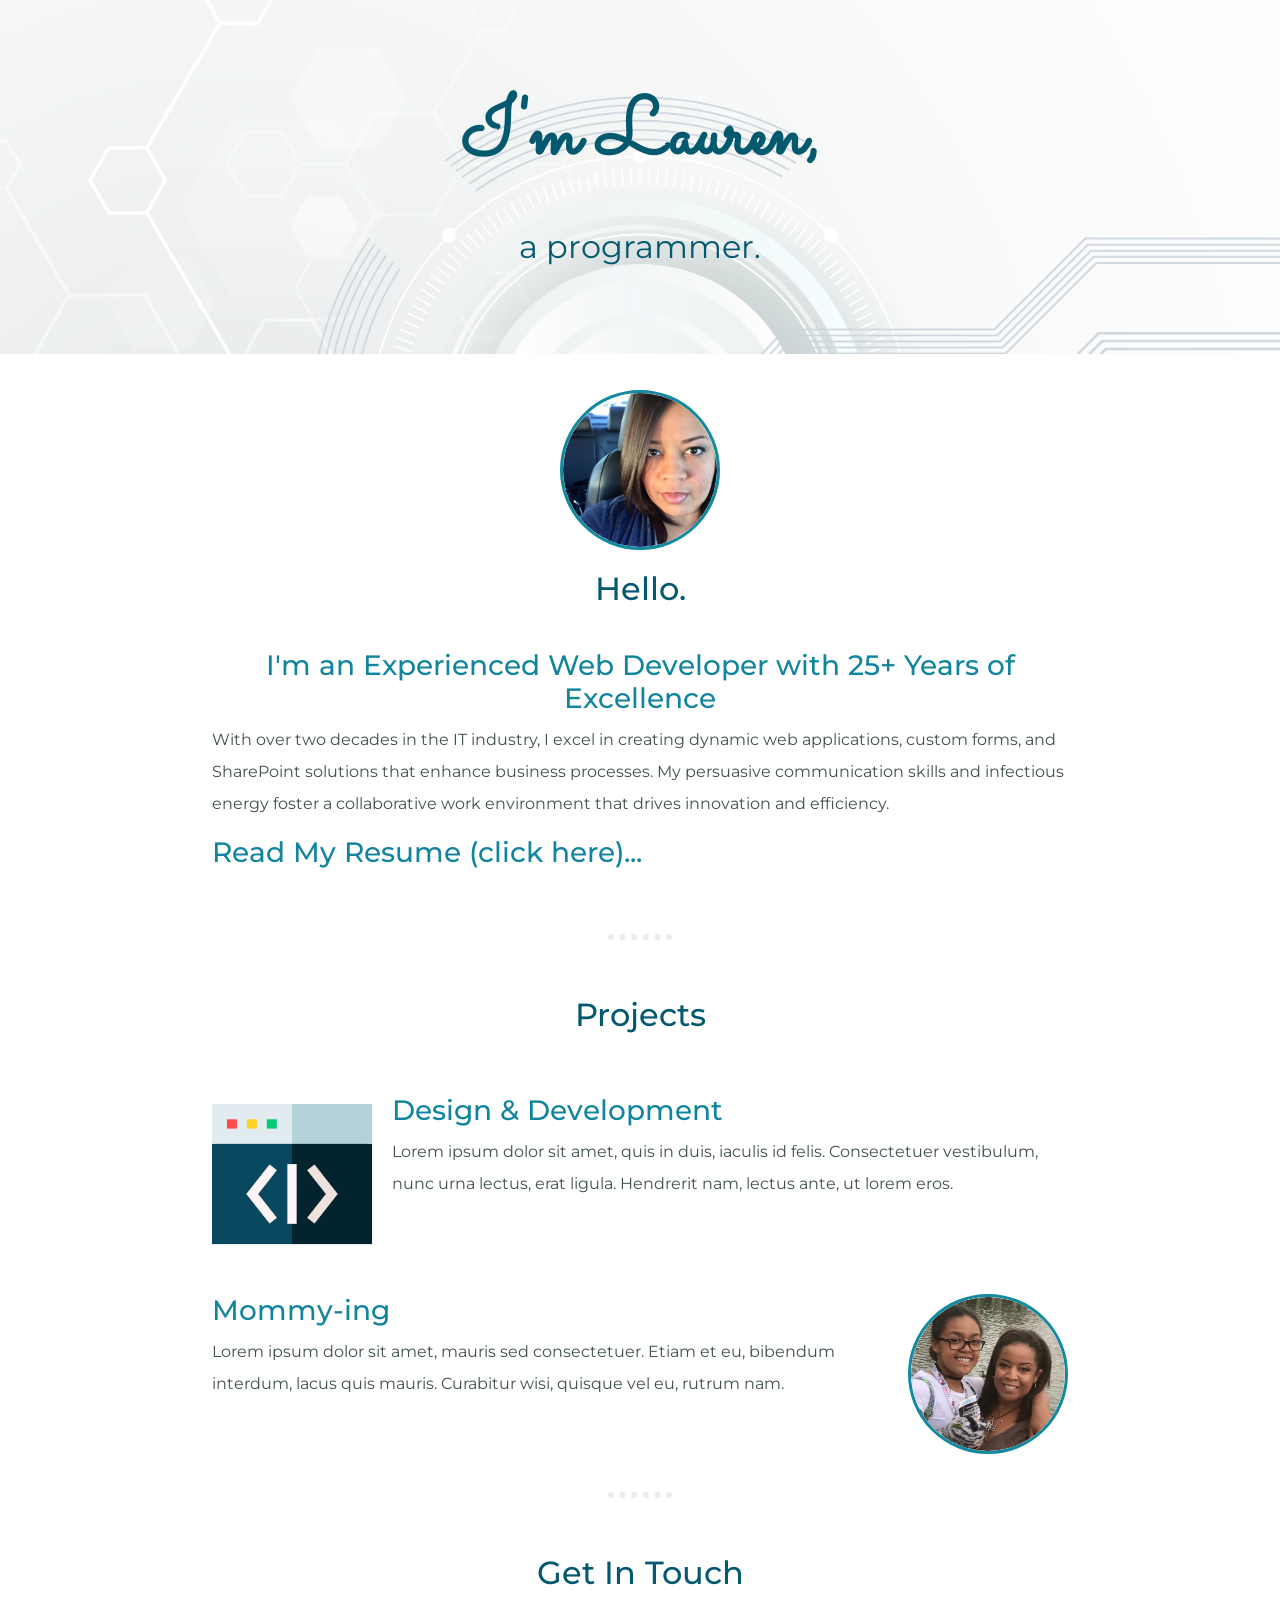
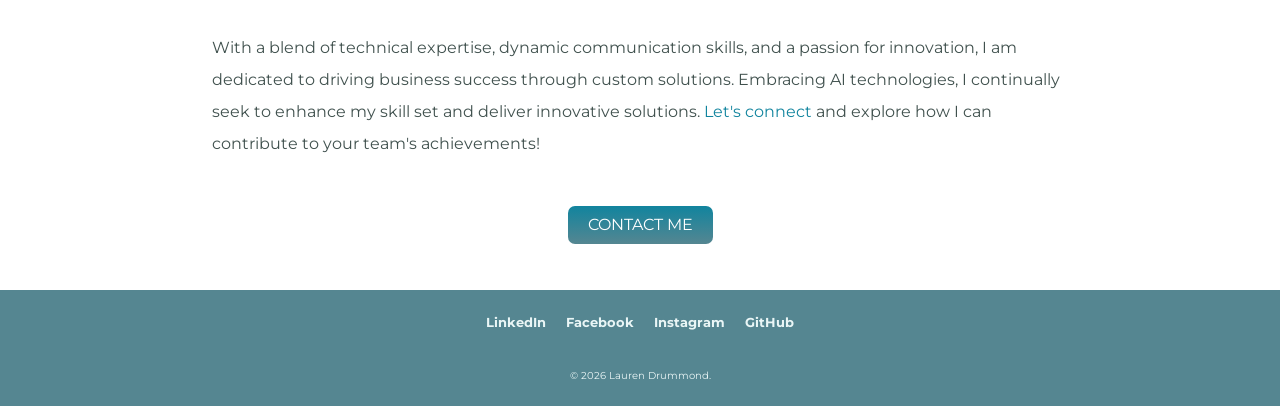
<file: index.html>
<!doctype html>
<html lang="en" dir="ltr">
  <head>
    <meta charset="utf-8" />
    <meta name="viewport" content="width=device-width, initial-scale=1.0-" />
    <title>Lauren Drummond</title>
    <link
      href="https://cdn.jsdelivr.net/npm/bootstrap@5.3.0-alpha2/dist/css/bootstrap.min.css"
      rel="stylesheet"
      integrity="sha384-aFq/bzH65dt+w6FI2ooMVUpc+21e0SRygnTpmBvdBgSdnuTN7QbdgL+OapgHtvPp"
      crossorigin="anonymous"
    />
    <link rel="stylesheet" href="css/styles.css" />
    <link rel="icon" href="img/favicon.ico" />
    <link
      href="https://fonts.googleapis.com/css2?family=Merriweather&family=Merriweather+Sans&family=Montserrat&family=Sacramento&display=swap"
      rel="stylesheet"
    />
  </head>
  <body>
    <div class="container py-5 top">
      <!-- <img id="top-cloud" src="img/cloud.png" alt="cloud-img" /> -->
      <h1>I'm Lauren,</h1>
      <h2 class="alt">a programmer.</h2>
      <!-- <img id="bottom-cloud" src="img/cloud.png" alt="cloud-img" /> -->
      <!-- <img src="img/mountain.png" alt="mountain-img"> -->
    </div>
    <div class="profile container py-3 middle">
      <div class="intro">
        <img class="profile-img" src="img/LDBHeadshot.png" alt="" />
        <h2>Hello.</h2>
        <h3>I'm an Experienced Web Developer with 25+ Years of Excellence</h3>
      </div>
      <p>
        With over two decades in the IT industry, I excel in creating dynamic
        web applications, custom forms, and SharePoint solutions that enhance
        business processes. My persuasive communication skills and infectious
        energy foster a collaborative work environment that drives innovation
        and efficiency.
      </p>
      <h3><a href="./resume.html" title="My Resume">Read My Resume (click here)...</a></h3>
    </div>
    <hr />
    <div class="skills container py-3 middle">
      <h2>Projects</h2>
      <div class="skill-row-1">
        <img class="skill-img" src="img/code.png" alt="Design & Development" />
        <div class="skill-content">
          <h3>Design & Development</h3>
          <p>
            Lorem ipsum dolor sit amet, quis in duis, iaculis id felis.
            Consectetuer vestibulum, nunc urna lectus, erat ligula. Hendrerit nam,
            lectus ante, ut lorem eros.
          </p>
        </div>
      </div>
      <div class="skill-row-2">
        <img class="skill-img" src="img/Mommy-ing.png" alt="Mommy-ing" />
        <div class="skill-content">
          <h3>Mommy-ing</h3>
          <p>
            Lorem ipsum dolor sit amet, mauris sed consectetuer. Etiam et eu,
            bibendum interdum, lacus quis mauris. Curabitur wisi, quisque vel eu,
            rutrum nam.
          </p>
        </div>
      </div>
    </div>
    <hr />
    <div class="contact-me container py-3 middle">
      <h2>Get In Touch</h2>
      <!-- <h3>Lorem ipsum dolor sit amet, non elit.</h3> -->
      <p class="info">
          With a blend of technical expertise, dynamic communication skills, and
          a passion for innovation, I am dedicated to driving business success
          through custom solutions. Embracing AI technologies, I continually
          seek to enhance my skill set and deliver innovative solutions.
          <a
            href="https://www.linkedin.com/in/ldrummondbruce/"
            title="Connect on LinkedIn"
            >Let's connect</a
          >
          and explore how I can contribute to your team's achievements!
      </p>
      <a class="btn" href="mailto:ldrummondbruce@me.com">Contact Me</a>
    </div>
    <div class="container bottom">
      <footer>
        <div class="link-bar">
          <a href="https://www.linkedin.com/in/ldrummondbruce/" title="Lauren's LinkedIn"
            >LinkedIn</a
          >
          <a href="https://www.facebook.com/ldrummondbruce/" title="Lauren's Facebook"
            >Facebook</a
          >
          <a href="https://www.instagram.com/ldrummondbruce/" title="Lauren's Instagram"
            >Instagram</a
          >
          <a href="https://github.com/ldrummondbruce/" title="Lauren's GitHub"
            >GitHub</a
          >
        </div>
        <p>© 2026 Lauren Drummond.</p>
      </footer>
    </div>
  </body>
</html>
</file>
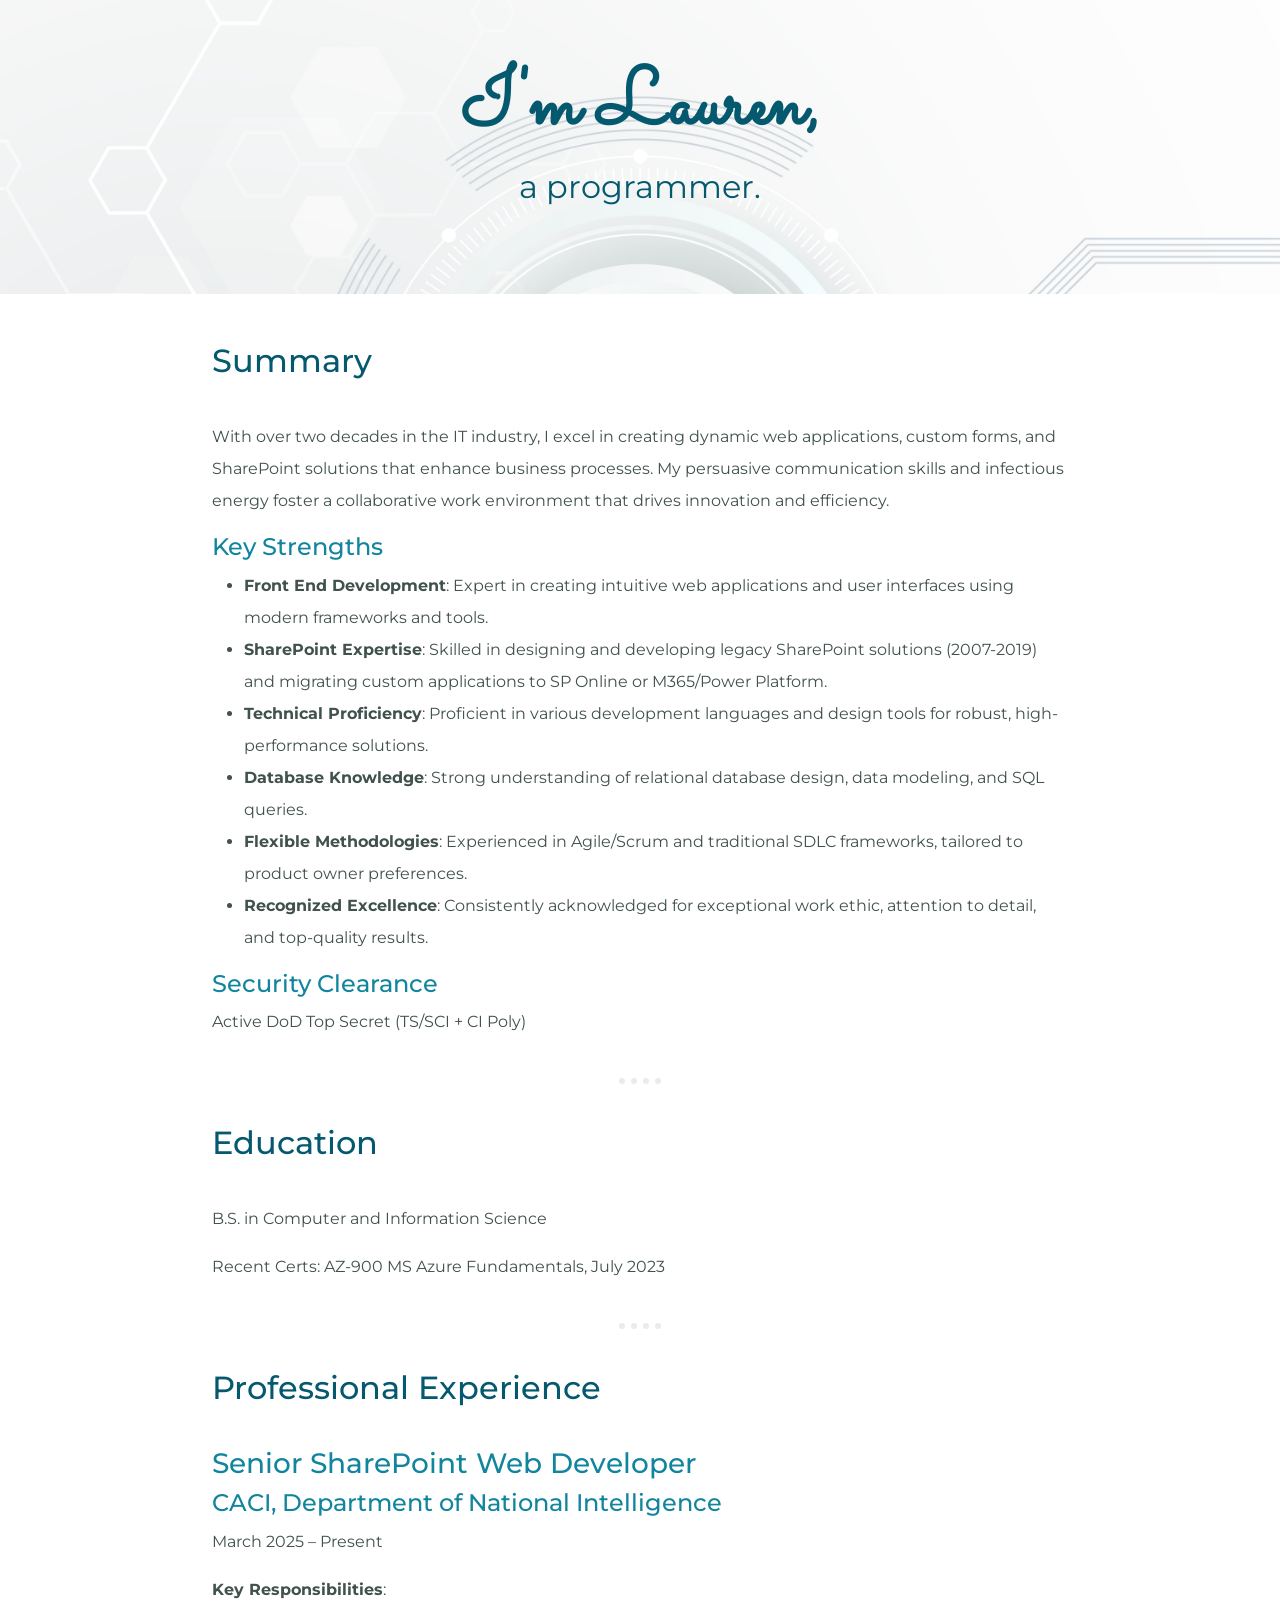
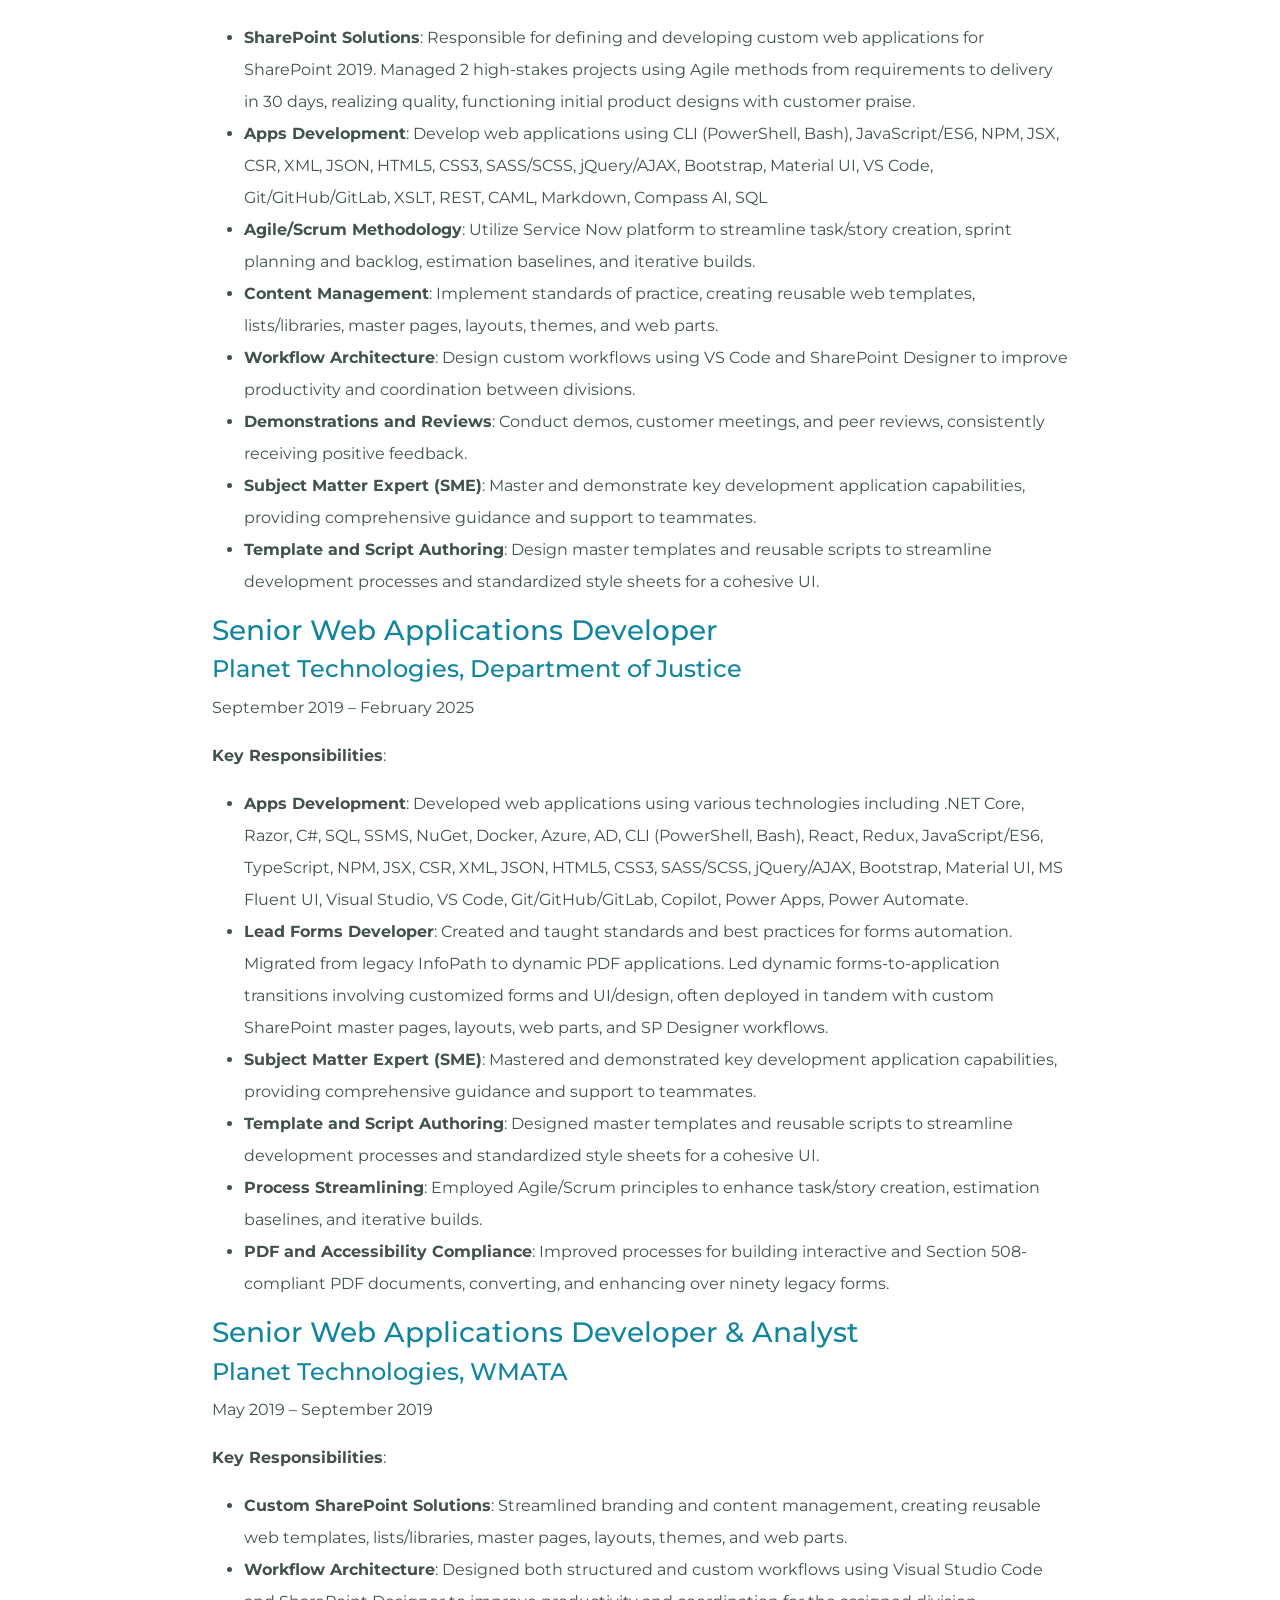
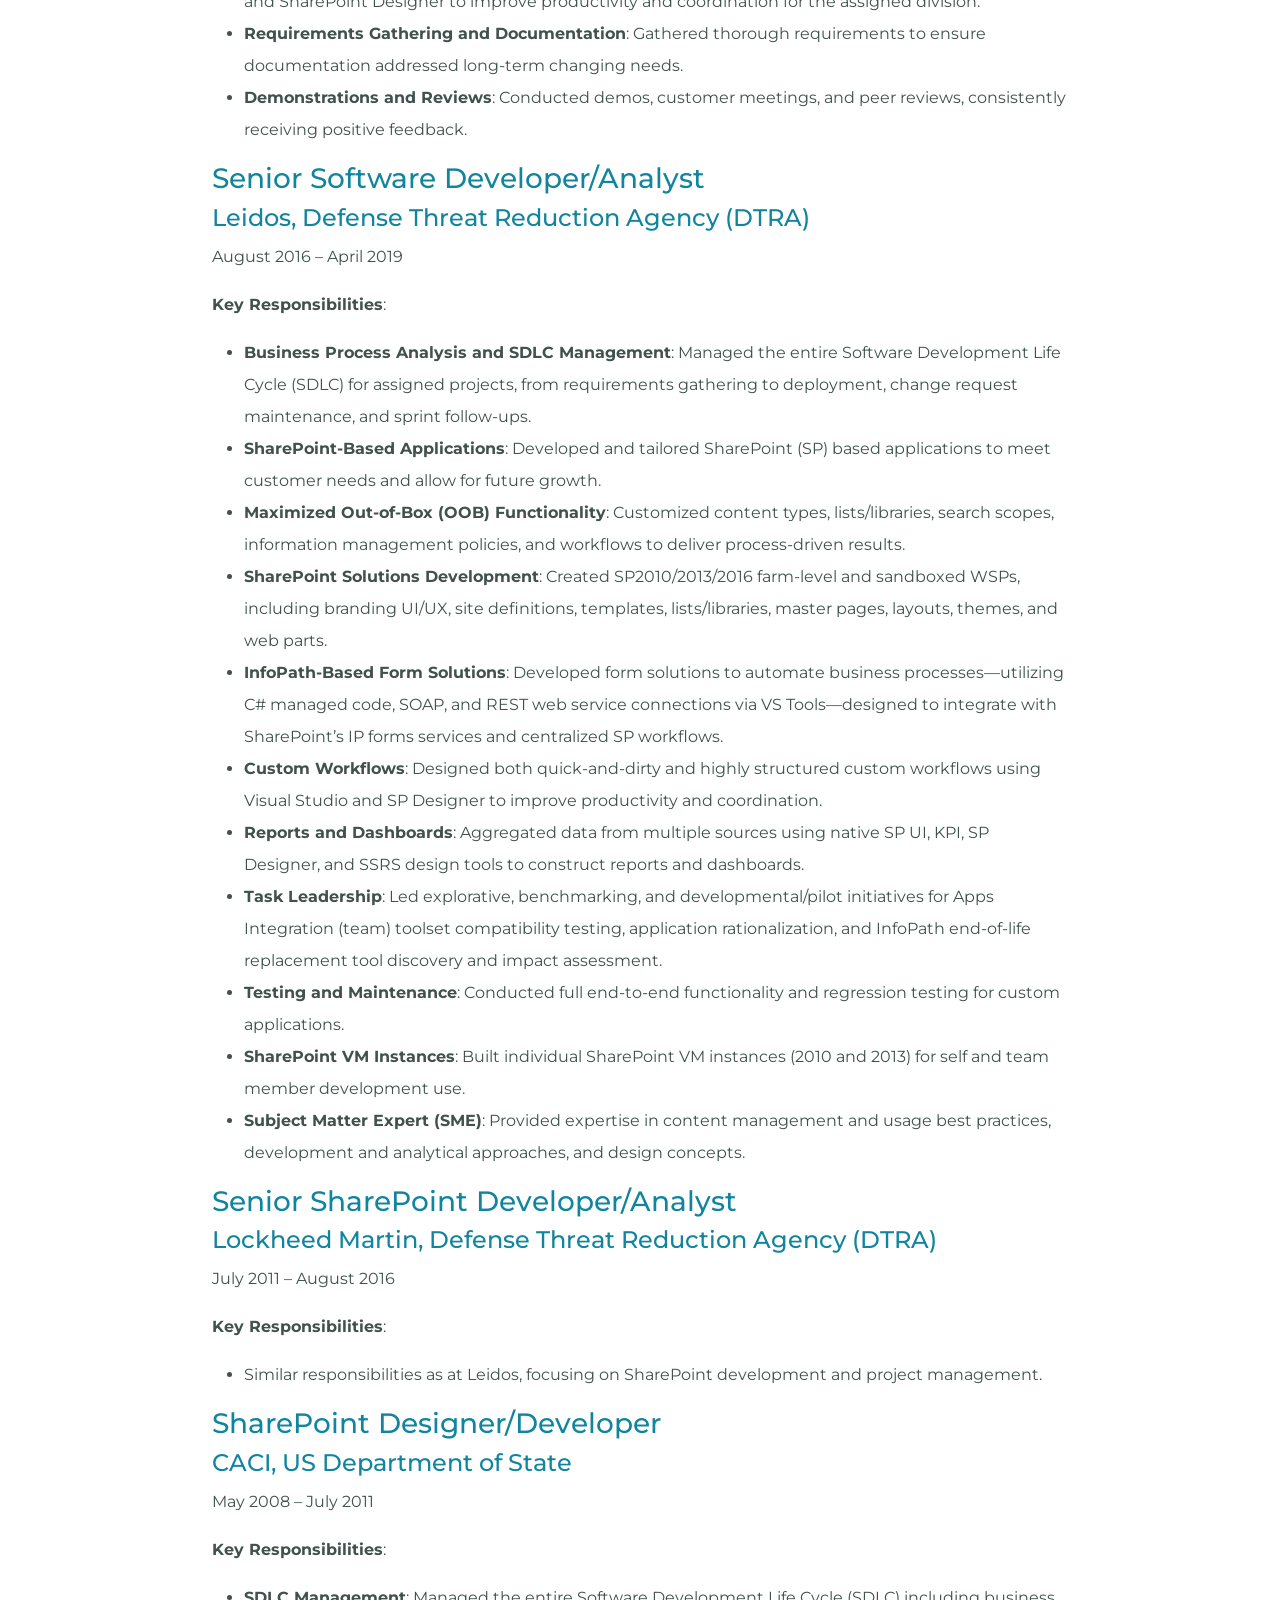
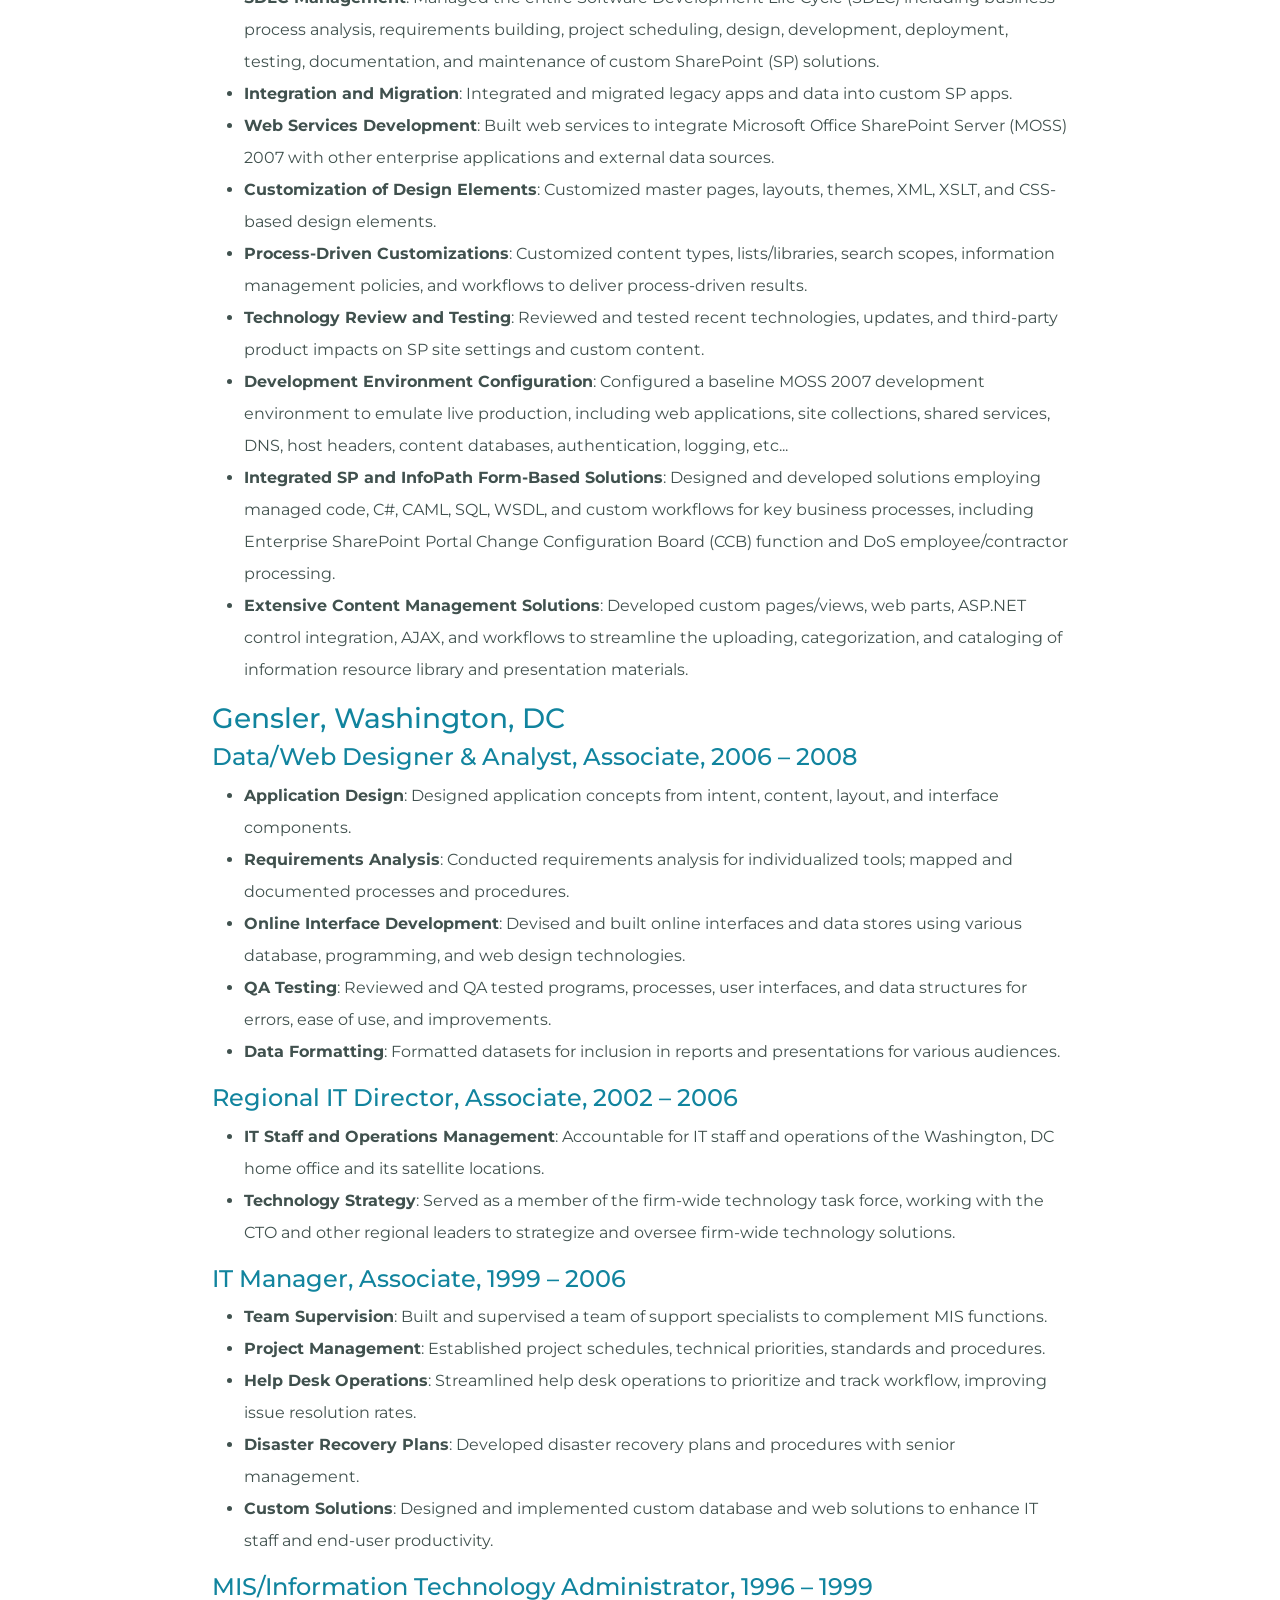
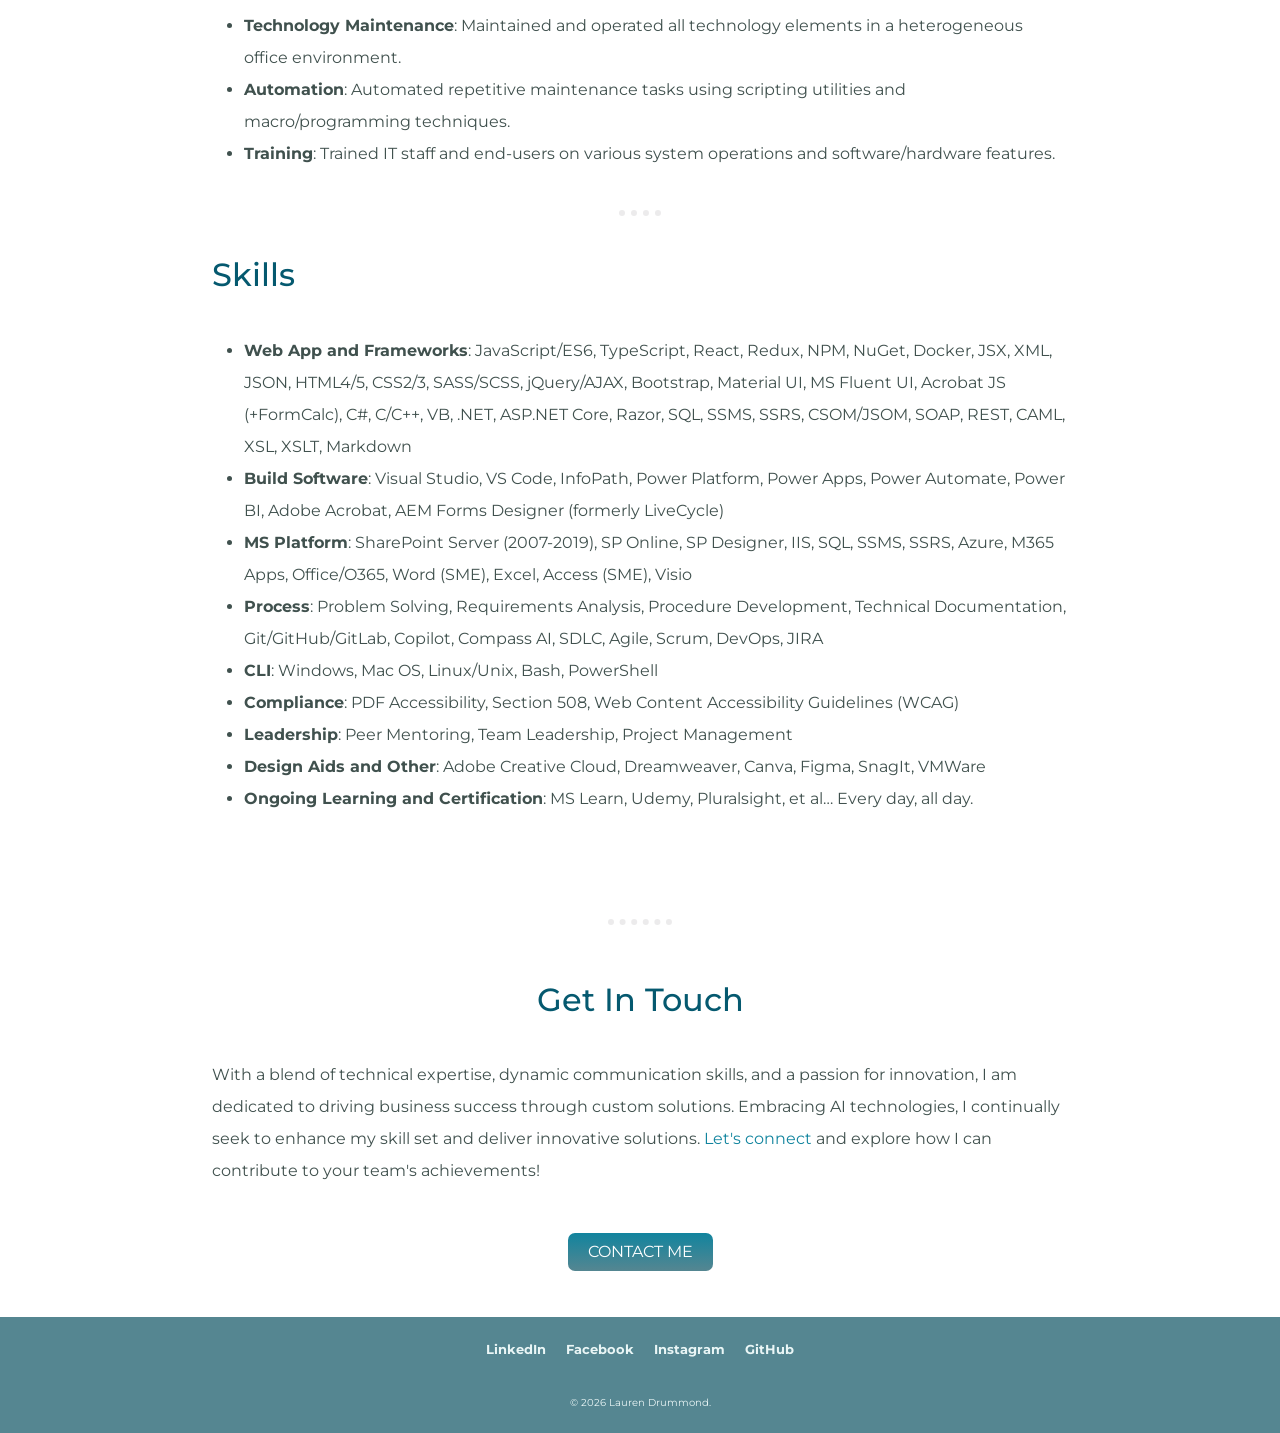
<file: resume.html>
<!doctype html>
<html lang="en" dir="ltr">
  <head>
    <meta charset="utf-8" />
    <meta name="viewport" content="width=device-width, initial-scale=1.0-" />
    <title>Lauren Drummond's <i class="ri-treasure-map-line"></i></title>
    <link
      href="https://cdn.jsdelivr.net/npm/bootstrap@5.3.0-alpha2/dist/css/bootstrap.min.css"
      rel="stylesheet"
      integrity="sha384-aFq/bzH65dt+w6FI2ooMVUpc+21e0SRygnTpmBvdBgSdnuTN7QbdgL+OapgHtvPp"
      crossorigin="anonymous"
    />
    <link rel="stylesheet" href="css/styles.css" />
    <link rel="icon" href="img/favicon.ico" />
    <link
      href="https://fonts.googleapis.com/css2?family=Merriweather&family=Merriweather+Sans&family=Montserrat&family=Sacramento&display=swap"
      rel="stylesheet"
    />
  </head>
  <body>
    <div class="container py-5 top resume-header">
      <!-- <img id="top-cloud" src="img/cloud.png" alt="cloud-img" /> -->
      <a href="./index.html"><h1>I'm Lauren,</h1></a>
      <h2 class="alt">a programmer.</h2>
      <!-- <img id="bottom-cloud" src="img/cloud.png" alt="cloud-img" /> -->
      <!-- <img src="img/mountain.png" alt="mountain-img"> -->
    </div>
    <div class="container py-5 middle">
      <div class="profile">
        <div class="intro">
          <!-- <h2>My Resume</h2> -->
          <!-- <h3>I'm an Experienced Web Developer with 25+ Years of Excellence</h3> -->
        </div>
        <!-- <p class="intro">I am somebody... Not somebody else. Lorem ipsum dolor sit amet, consectetur adipiscing elit, sed do eiusmod tempor incididunt ut labore et dolore magna aliqua.</p> -->
        <h2>Summary</h2>
        <p>
          With over two decades in the IT industry, I excel in creating dynamic
          web applications, custom forms, and SharePoint solutions that enhance
          business processes. My persuasive communication skills and infectious
          energy foster a collaborative work environment that drives innovation
          and efficiency.
        </p>
        <h4>Key Strengths</h4>
        <ul>
          <li>
            <strong>Front End Development</strong>: Expert in creating intuitive
            web applications and user interfaces using modern frameworks and
            tools.
          </li>
          <li>
            <strong>SharePoint Expertise</strong>: Skilled in designing and
            developing legacy SharePoint solutions (2007-2019) and migrating
            custom applications to SP Online or M365/Power Platform.
          </li>
          <li>
            <strong>Technical Proficiency</strong>: Proficient in various
            development languages and design tools for robust, high-performance
            solutions.
          </li>
          <li>
            <strong>Database Knowledge</strong>: Strong understanding of
            relational database design, data modeling, and SQL queries.
          </li>
          <li>
            <strong>Flexible Methodologies</strong>: Experienced in Agile/Scrum
            and traditional SDLC frameworks, tailored to product owner
            preferences.
          </li>
          <li>
            <strong>Recognized Excellence</strong>: Consistently acknowledged
            for exceptional work ethic, attention to detail, and top-quality
            results.
          </li>
        </ul>
        <h4>Security Clearance</h4>
        <p>Active DoD Top Secret (TS/SCI + CI Poly)</p>

        <hr />
        <h2>Education</h2>
        <p>B.S. in Computer and Information Science</p>
        <p>Recent Certs: AZ-900 MS Azure Fundamentals, July 2023</p>

        <hr />
        <h2>Professional Experience</h2>
        <h3>Senior SharePoint Web Developer</h3>
        <h4>CACI, Department of National Intelligence</h4>
        <p>March 2025 – Present</p>
        <p><strong>Key Responsibilities</strong>:</p>
        <ul>
          <li>
            <strong>SharePoint Solutions</strong>: Responsible for defining and
            developing custom web applications for SharePoint 2019. Managed 2
            high-stakes projects using Agile methods from requirements to
            delivery in 30 days, realizing quality, functioning initial product
            designs with customer praise.
          </li>
          <li>
            <strong>Apps Development</strong>: Develop web applications using
            CLI (PowerShell, Bash), JavaScript/ES6, NPM, JSX, CSR, XML, JSON,
            HTML5, CSS3, SASS/SCSS, jQuery/AJAX, Bootstrap, Material UI, VS
            Code, Git/GitHub/GitLab, XSLT, REST, CAML, Markdown, Compass AI, SQL
          </li>
          <li>
            <strong>Agile/Scrum Methodology</strong>: Utilize Service Now
            platform to streamline task/story creation, sprint planning and
            backlog, estimation baselines, and iterative builds.
          </li>
          <li>
            <strong>Content Management</strong>: Implement standards of
            practice, creating reusable web templates, lists/libraries, master
            pages, layouts, themes, and web parts.
          </li>
          <li>
            <strong>Workflow Architecture</strong>: Design custom workflows
            using VS Code and SharePoint Designer to improve productivity and
            coordination between divisions.
          </li>
          <li>
            <strong>Demonstrations and Reviews</strong>: Conduct demos, customer
            meetings, and peer reviews, consistently receiving positive
            feedback.
          </li>
          <li>
            <strong>Subject Matter Expert (SME)</strong>: Master and demonstrate
            key development application capabilities, providing comprehensive
            guidance and support to teammates.
          </li>
          <li>
            <strong>Template and Script Authoring</strong>: Design master
            templates and reusable scripts to streamline development processes
            and standardized style sheets for a cohesive UI.
          </li>
        </ul>

        <h3>Senior Web Applications Developer</h3>
        <h4>Planet Technologies, Department of Justice</h4>
        <p>September 2019 – February 2025</p>
        <p><strong>Key Responsibilities</strong>:</p>
        <ul>
          <li>
            <strong>Apps Development</strong>: Developed web applications using
            various technologies including .NET Core, Razor, C#, SQL, SSMS,
            NuGet, Docker, Azure, AD, CLI (PowerShell, Bash), React, Redux,
            JavaScript/ES6, TypeScript, NPM, JSX, CSR, XML, JSON, HTML5, CSS3,
            SASS/SCSS, jQuery/AJAX, Bootstrap, Material UI, MS Fluent UI, Visual
            Studio, VS Code, Git/GitHub/GitLab, Copilot, Power Apps, Power
            Automate.
          </li>
          <li>
            <strong>Lead Forms Developer</strong>: Created and taught standards
            and best practices for forms automation. Migrated from legacy
            InfoPath to dynamic PDF applications. Led dynamic
            forms-to-application transitions involving customized forms and
            UI/design, often deployed in tandem with custom SharePoint master
            pages, layouts, web parts, and SP Designer workflows.
          </li>
          <li>
            <strong>Subject Matter Expert (SME)</strong>: Mastered and
            demonstrated key development application capabilities, providing
            comprehensive guidance and support to teammates.
          </li>
          <li>
            <strong>Template and Script Authoring</strong>: Designed master
            templates and reusable scripts to streamline development processes
            and standardized style sheets for a cohesive UI.
          </li>
          <li>
            <strong>Process Streamlining</strong>: Employed Agile/Scrum
            principles to enhance task/story creation, estimation baselines, and
            iterative builds.
          </li>
          <li>
            <strong>PDF and Accessibility Compliance</strong>: Improved
            processes for building interactive and Section 508-compliant PDF
            documents, converting, and enhancing over ninety legacy forms.
          </li>
        </ul>

        <h3>Senior Web Applications Developer & Analyst</h3>
        <h4>Planet Technologies, WMATA</h4>
        <p>May 2019 – September 2019</p>
        <p><strong>Key Responsibilities</strong>:</p>
        <ul>
          <li>
            <strong>Custom SharePoint Solutions</strong>: Streamlined branding
            and content management, creating reusable web templates,
            lists/libraries, master pages, layouts, themes, and web parts.
          </li>
          <li>
            <strong>Workflow Architecture</strong>: Designed both structured and
            custom workflows using Visual Studio Code and SharePoint Designer to
            improve productivity and coordination for the assigned division.
          </li>
          <li>
            <strong>Requirements Gathering and Documentation</strong>: Gathered
            thorough requirements to ensure documentation addressed long-term
            changing needs.
          </li>
          <li>
            <strong>Demonstrations and Reviews</strong>: Conducted demos,
            customer meetings, and peer reviews, consistently receiving positive
            feedback.
          </li>
        </ul>

        <h3>Senior Software Developer/Analyst</h3>
        <h4>Leidos, Defense Threat Reduction Agency (DTRA)</h4>
        <p>August 2016 – April 2019</p>
        <p><strong>Key Responsibilities</strong>:</p>
        <ul>
          <li>
            <strong>Business Process Analysis and SDLC Management</strong>:
            Managed the entire Software Development Life Cycle (SDLC) for
            assigned projects, from requirements gathering to deployment, change
            request maintenance, and sprint follow-ups.
          </li>
          <li>
            <strong>SharePoint-Based Applications</strong>: Developed and
            tailored SharePoint (SP) based applications to meet customer needs
            and allow for future growth.
          </li>
          <li>
            <strong>Maximized Out-of-Box (OOB) Functionality</strong>:
            Customized content types, lists/libraries, search scopes,
            information management policies, and workflows to deliver
            process-driven results.
          </li>
          <li>
            <strong>SharePoint Solutions Development</strong>: Created
            SP2010/2013/2016 farm-level and sandboxed WSPs, including branding
            UI/UX, site definitions, templates, lists/libraries, master pages,
            layouts, themes, and web parts.
          </li>
          <li>
            <strong>InfoPath-Based Form Solutions</strong>: Developed form
            solutions to automate business processes—utilizing C# managed code,
            SOAP, and REST web service connections via VS Tools—designed to
            integrate with SharePoint’s IP forms services and centralized SP
            workflows.
          </li>
          <li>
            <strong>Custom Workflows</strong>: Designed both quick-and-dirty and
            highly structured custom workflows using Visual Studio and SP
            Designer to improve productivity and coordination.
          </li>
          <li>
            <strong>Reports and Dashboards</strong>: Aggregated data from
            multiple sources using native SP UI, KPI, SP Designer, and SSRS
            design tools to construct reports and dashboards.
          </li>
          <li>
            <strong>Task Leadership</strong>: Led explorative, benchmarking, and
            developmental/pilot initiatives for Apps Integration (team) toolset
            compatibility testing, application rationalization, and InfoPath
            end-of-life replacement tool discovery and impact assessment.
          </li>
          <li>
            <strong>Testing and Maintenance</strong>: Conducted full end-to-end
            functionality and regression testing for custom applications.
          </li>
          <li>
            <strong>SharePoint VM Instances</strong>: Built individual
            SharePoint VM instances (2010 and 2013) for self and team member
            development use.
          </li>
          <li>
            <strong>Subject Matter Expert (SME)</strong>: Provided expertise in
            content management and usage best practices, development and
            analytical approaches, and design concepts.
          </li>
        </ul>

        <h3>Senior SharePoint Developer/Analyst</h3>
        <h4>Lockheed Martin, Defense Threat Reduction Agency (DTRA)</h4>
        <p>July 2011 – August 2016</p>
        <p><strong>Key Responsibilities</strong>:</p>
        <ul>
          <li>
            Similar responsibilities as at Leidos, focusing on SharePoint
            development and project management.
          </li>
        </ul>

        <h3>SharePoint Designer/Developer</h3>
        <h4>CACI, US Department of State</h4>
        <p>May 2008 – July 2011</p>
        <p><strong>Key Responsibilities</strong>:</p>
        <ul>
          <li>
            <strong>SDLC Management</strong>: Managed the entire Software
            Development Life Cycle (SDLC) including business process analysis,
            requirements building, project scheduling, design, development,
            deployment, testing, documentation, and maintenance of custom
            SharePoint (SP) solutions.
          </li>
          <li>
            <strong>Integration and Migration</strong>: Integrated and migrated
            legacy apps and data into custom SP apps.
          </li>
          <li>
            <strong>Web Services Development</strong>: Built web services to
            integrate Microsoft Office SharePoint Server (MOSS) 2007 with other
            enterprise applications and external data sources.
          </li>
          <li>
            <strong>Customization of Design Elements</strong>: Customized master
            pages, layouts, themes, XML, XSLT, and CSS-based design elements.
          </li>
          <li>
            <strong>Process-Driven Customizations</strong>: Customized content
            types, lists/libraries, search scopes, information management
            policies, and workflows to deliver process-driven results.
          </li>
          <li>
            <strong>Technology Review and Testing</strong>: Reviewed and tested
            recent technologies, updates, and third-party product impacts on SP
            site settings and custom content.
          </li>
          <li>
            <strong>Development Environment Configuration</strong>: Configured a
            baseline MOSS 2007 development environment to emulate live
            production, including web applications, site collections, shared
            services, DNS, host headers, content databases, authentication,
            logging, etc...
          </li>
          <li>
            <strong>Integrated SP and InfoPath Form-Based Solutions</strong>:
            Designed and developed solutions employing managed code, C#, CAML,
            SQL, WSDL, and custom workflows for key business processes,
            including Enterprise SharePoint Portal Change Configuration Board
            (CCB) function and DoS employee/contractor processing.
          </li>
          <li>
            <strong>Extensive Content Management Solutions</strong>: Developed
            custom pages/views, web parts, ASP.NET control integration, AJAX,
            and workflows to streamline the uploading, categorization, and
            cataloging of information resource library and presentation
            materials.
          </li>
        </ul>

        <h3>Gensler, Washington, DC</h3>
        <h4>Data/Web Designer & Analyst, Associate, 2006 – 2008</h4>
        <ul>
          <li>
            <strong>Application Design</strong>: Designed application concepts
            from intent, content, layout, and interface components.
          </li>
          <li>
            <strong>Requirements Analysis</strong>: Conducted requirements
            analysis for individualized tools; mapped and documented processes
            and procedures.
          </li>
          <li>
            <strong>Online Interface Development</strong>: Devised and built
            online interfaces and data stores using various database,
            programming, and web design technologies.
          </li>
          <li>
            <strong>QA Testing</strong>: Reviewed and QA tested programs,
            processes, user interfaces, and data structures for errors, ease of
            use, and improvements.
          </li>
          <li>
            <strong>Data Formatting</strong>: Formatted datasets for inclusion
            in reports and presentations for various audiences.
          </li>
        </ul>
        <h4>Regional IT Director, Associate, 2002 – 2006</h4>
        <ul>
          <li>
            <strong>IT Staff and Operations Management</strong>: Accountable for
            IT staff and operations of the Washington, DC home office and its
            satellite locations.
          </li>
          <li>
            <strong>Technology Strategy</strong>: Served as a member of the
            firm-wide technology task force, working with the CTO and other
            regional leaders to strategize and oversee firm-wide technology
            solutions.
          </li>
        </ul>
        <h4>IT Manager, Associate, 1999 – 2006</h4>
        <ul>
          <li>
            <strong>Team Supervision</strong>: Built and supervised a team of
            support specialists to complement MIS functions.
          </li>
          <li>
            <strong>Project Management</strong>: Established project schedules,
            technical priorities, standards and procedures.
          </li>
          <li>
            <strong>Help Desk Operations</strong>: Streamlined help desk
            operations to prioritize and track workflow, improving issue
            resolution rates.
          </li>
          <li>
            <strong>Disaster Recovery Plans</strong>: Developed disaster
            recovery plans and procedures with senior management.
          </li>
          <li>
            <strong>Custom Solutions</strong>: Designed and implemented custom
            database and web solutions to enhance IT staff and end-user
            productivity.
          </li>
        </ul>
        <h4>MIS/Information Technology Administrator, 1996 – 1999</h4>
        <ul>
          <li>
            <strong>Technology Maintenance</strong>: Maintained and operated all
            technology elements in a heterogeneous office environment.
          </li>
          <li>
            <strong>Automation</strong>: Automated repetitive maintenance tasks
            using scripting utilities and macro/programming techniques.
          </li>
          <li>
            <strong>Training</strong>: Trained IT staff and end-users on various
            system operations and software/hardware features.
          </li>
        </ul>

        <hr />
        <h2>Skills</h2>
        <ul>
          <li>
            <strong>Web App and Frameworks</strong>: JavaScript/ES6, TypeScript,
            React, Redux, NPM, NuGet, Docker, JSX, XML, JSON, HTML4/5, CSS2/3,
            SASS/SCSS, jQuery/AJAX, Bootstrap, Material UI, MS Fluent UI,
            Acrobat JS (+FormCalc), C#, C/C++, VB, .NET, ASP.NET Core, Razor,
            SQL, SSMS, SSRS, CSOM/JSOM, SOAP, REST, CAML, XSL, XSLT, Markdown
          </li>
          <li>
            <strong>Build Software</strong>: Visual Studio, VS Code, InfoPath,
            Power Platform, Power Apps, Power Automate, Power BI, Adobe Acrobat,
            AEM Forms Designer (formerly LiveCycle)
          </li>
          <li>
            <strong>MS Platform</strong>: SharePoint Server (2007-2019), SP
            Online, SP Designer, IIS, SQL, SSMS, SSRS, Azure, M365 Apps,
            Office/O365, Word (SME), Excel, Access (SME), Visio
          </li>
          <li>
            <strong>Process</strong>: Problem Solving, Requirements Analysis,
            Procedure Development, Technical Documentation, Git/GitHub/GitLab,
            Copilot, Compass AI, SDLC, Agile, Scrum, DevOps, JIRA
          </li>
          <li>
            <strong>CLI</strong>: Windows, Mac OS, Linux/Unix, Bash, PowerShell
          </li>
          <li>
            <strong>Compliance</strong>: PDF Accessibility, Section 508, Web
            Content Accessibility Guidelines (WCAG)
          </li>
          <li>
            <strong>Leadership</strong>: Peer Mentoring, Team Leadership,
            Project Management
          </li>
          <li>
            <strong>Design Aids and Other</strong>: Adobe Creative Cloud,
            Dreamweaver, Canva, Figma, SnagIt, VMWare
          </li>
          <li>
            <strong>Ongoing Learning and Certification</strong>: MS Learn,
            Udemy, Pluralsight, et al… Every day, all day.
          </li>
        </ul>
      </div>
    </div>
    <hr />
    <div class="contact-me container py-3 middle">
      <h2>Get In Touch</h2>
      <!-- <h3>Lorem ipsum dolor sit amet, non elit.</h3> -->
      <p class="info">
          With a blend of technical expertise, dynamic communication skills, and
          a passion for innovation, I am dedicated to driving business success
          through custom solutions. Embracing AI technologies, I continually
          seek to enhance my skill set and deliver innovative solutions.
          <a
            href="https://www.linkedin.com/in/ldrummondbruce/"
            title="Connect on LinkedIn"
            >Let's connect</a
          >
          and explore how I can contribute to your team's achievements!
      </p>
      <a class="btn" href="mailto:ldrummondbruce@me.com">Contact Me</a>
    </div>
    <div class="container bottom">
      <footer>
        <div class="link-bar">
          <a
            href="https://www.linkedin.com/in/ldrummondbruce/"
            title="Lauren's LinkedIn"
            >LinkedIn</a
          >
          <a
            href="https://www.facebook.com/ldrummondbruce/"
            title="Lauren's Facebook"
            >Facebook</a
          >
          <a
            href="https://www.instagram.com/ldrummondbruce/"
            title="Lauren's Instagram"
            >Instagram</a
          >
          <a href="https://github.com/ldrummondbruce/" title="Lauren's GitHub"
            >GitHub</a
          >
        </div>
        <p>© 2026 Lauren Drummond.</p>
      </footer>
    </div>
  </body>
</html>
</file>
<file: css/styles.css>
body {
  margin: 0 auto;
  text-align: center;
  font-family: 'Montserrat', serif;
  font-size: 1em;
  color: #40514e;
  line-height: 2;
}

hr {
  width: 5%;
  border-style: none none dotted;
  border-width: 6px;
  border-color: #B6B3B6;
  margin: 40px auto;
}

h1 {
  margin: 50px auto;
  font-family: 'Sacramento', cursive;
  font-size: 5em;
  font-weight: 600;
  color: #05596f;
  line-height: 1;
}

h2 {
  margin: 0 auto 40px;
  font-family: 'Montserrat', sans-serif;
  font-size: 2em;
  color: #05596f;
}

h2.alt {
  font-weight: normal;
}

h3, h4 {
  font-family: 'Montserrat', sans-serif;
  color: #11849e;
}

a {
  font-family: 'Montserrat', sans-serif;
  color: #11849e;
  text-decoration: none;
  &:hover {
    color: #05596f;
  }
}

.container {
  max-width: 100%;
}

.top {
  position: relative;
  /* margin: 0; */
  /* padding: 20px 0 50px 0; */
  background-color: #90bac3;
  background: top 0px left 0px / cover no-repeat url('../img/white-technology-background/3274406.jpg');
  width: 100%;
}

.middle {
  margin: 0 auto;
  padding: 20px;
  width: 70%;
  /* background-color: #a5c8d0; */
}

.bottom {
  width: 100%;
  padding: 20px;
  background-color: #558691;
}

.bottom .link-bar {
  display: flex;
  width: 100%;
  justify-content: center;
  gap:20px;
}

.bottom p {
  margin: 30px auto 0 auto;
  color: #EAF6F6;
  font-size: .6325em;
}

.bottom a {
  font-weight: bold;
  font-size: .8em;
  color: #EAF6F6;
  &:hover {
    color: #395858;
  }
}

#top-cloud {
  position: relative;
  left: 300px;
}

#bottom-cloud {
  position: absolute;
  left: 100px;
}

.resume-header {
  position: relative;
  margin: 0;
  padding: 20px 0 50px 0;
  background-color: #90bac3;
}

.resume-header h1 {
  margin: 20px auto;
}

.profile {
  margin: auto;
  /* line-height: 1.5; */
  text-align: left;
}

.profile-img {
  margin: 20px 0;
  width: 160px;
  border: 3px solid #11899e;
  border-radius: 50%
}
.intro {
  /* line-height: 2;
  width: 50%; */
  text-align: center;
}
[class^=skill-row] {
  /* width: 50%; */
  /* margin: 100px auto; */
  /* display: flex; */
  clear: both;
}

[class^=skill-row] h3, [class^=skill-row] p {
  text-align: left;
}

[class^=skill-row] p {
  /* line-height: 2; */
}

.skill-img {
  width: 160px;
  height: 160px;
  margin: 20px;
}

[class^=skill-row]>div {
  padding: 20px 0;
}

.skill-row-1 img {
  float: left;
  margin-left: 0;
}

/* .skill-row-1 p {
  clear:left;
} */
.skill-row-2 img {
  float: right;
  margin-right: 0;
  border-radius: 50%;
  border: 3px solid #11899e;
}

/* .skill-row-2 p {
  clear:right;
} */
.contact-me .info {
  /* width: 50%;
  margin: auto; */
  text-align: left;
}

.contact-me .btn {
  background: linear-gradient(to bottom, #11849e, #558691);
  border:1px transparent;
  border-radius: 7px;
  color: #FFFFFF;
  font-weight: 400;
  margin: 30px auto;
  padding: 7px 20px;
  text-decoration: none;
  text-transform:uppercase;
  /* display: inline-block; */
  cursor: pointer;
  text-align: center;
  &:hover {
    background: linear-gradient(to bottom, #6cbccd, #11909e);
    color: #FFFFFF;
  }
}
/* .footer-link { display: inline-block; width: 75px; } */

@media (max-width: 680px) {
  [class^=skill-row] {
    display: flex;
    flex-direction: column;
  }
  .skill-row-2 img {
    margin-left: 0;
  }
}
</file>
